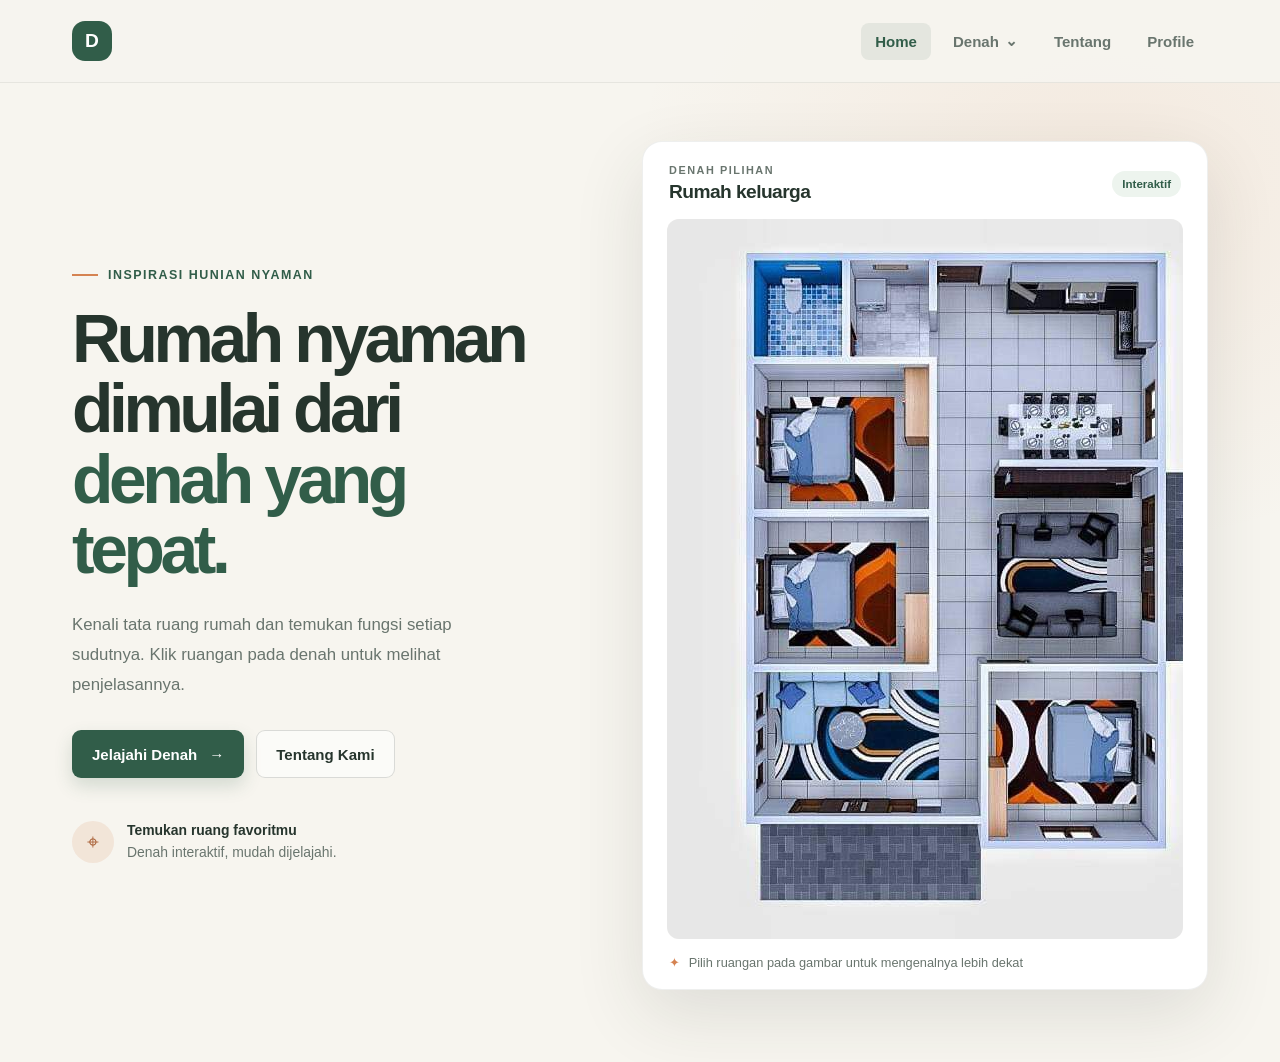
<file: index.html>
<!DOCTYPE html>
<html lang="id">
<head>
    <meta charset="UTF-8">
    <meta name="viewport" content="width=device-width, initial-scale=1.0">
    <meta name="theme-color" content="#f7f5ef">
    <title>Beranda | Denah Rumah</title>
    <link rel="stylesheet" href="css/stylesheet.css">
</head>
<body>
    <header class="site-header">
        <nav class="nav" aria-label="Navigasi utama">
            <a class="logo" href="index.html" aria-label="Denah Rumah, beranda">
                <span class="logo-mark" aria-hidden="true">D</span>
                <!-- <span class="logo-name">denah<span>rumah</span></span>  -->
            </a>

            <ul class="data-list">
                <li><a class="nav-link active" href="index.html" aria-current="page">Home</a></li>
                <li class="nav-dropdown">
                    <a class="nav-link" href="denah.html">Denah <span aria-hidden="true">⌄</span></a>
                    <ul class="list">
                        <li><a href="denah.html">Denah Rumah</a></li>
                    </ul>
                </li>
                <li><a class="nav-link" href="tentang.html">Tentang</a></li>
                <li><a class="nav-link" href="profile.html">Profile</a></li>
            </ul>
        </nav>
    </header>

    <main>
        <section class="hero" aria-labelledby="hero-title">
            <div class="hero-copy">
                <p class="eyebrow"><span aria-hidden="true"></span> Inspirasi hunian nyaman</p>
                <h1 id="hero-title">Rumah nyaman dimulai dari <span>denah yang tepat.</span></h1>
                <p class="hero-description">
                    Kenali tata ruang rumah dan temukan fungsi setiap sudutnya.
                    Klik ruangan pada denah untuk melihat penjelasannya.
                </p>
                <div class="hero-actions">
                    <a class="button button-primary" href="denah.html">Jelajahi Denah <span aria-hidden="true">→</span></a>
                    <a class="button button-secondary" href="tentang.html">Tentang Kami</a>
                </div>
                <div class="hero-note">
                    <span class="note-icon" aria-hidden="true">⌖</span>
                    <p><strong>Temukan ruang favoritmu</strong><br>Denah interaktif, mudah dijelajahi.</p>
                </div>
            </div>

            <div class="plan-card">
                <div class="plan-card-heading">
                    <div>
                        <p class="plan-label">DENAH PILIHAN</p>
                        <h2>Rumah keluarga</h2>
                    </div>
                    <span class="plan-badge">Interaktif</span>
                </div>
                <div class="plan-image">
                    <img src="images/denah.jpg" usemap="#image-map" alt="Denah rumah dengan kamar tidur, ruang keluarga, dapur, kamar mandi, dan teras" width="540" height="720">
                </div>
                <map name="image-map">
                    <area alt="Ruang Keluarga" title="Ruang Keluarga" href="Penjelasan/ruang%20tamu.html" coords="86,597,313,595,315,449,87,452" shape="poly">
                    <area alt="Teras belakang" title="Teras belakang" href="denah.html#teras-belakang" coords="311,607,311,676,92,679,95,607" shape="poly">
                    <area alt="Kamar utama" title="Kamar utama" href="denah.html#kamar-utama" coords="491,452,323,454,324,621,491,621" shape="poly">
                    <area alt="Kamar 1" title="Kamar 1" href="Penjelasan/kamar%201.html" coords="85,443,86,293,261,297,262,445" shape="poly">
                    <area alt="Kamar 2" title="Kamar 2" href="Penjelasan/kamar%202.html" coords="84,290,264,288,261,141,87,143" shape="poly">
                    <area alt="WC" title="WC" href="Penjelasan/wc.html#kamar-mandi" coords="83,139,177,139,175,39,83,37" shape="poly">
                    <area alt="Tempat cuci" title="Tempat cuci" href="Penjelasan/wc.html#tempat-cuci" coords="180,40,266,39,267,137,181,138" shape="poly">
                    <area alt="Dapur dan ruang makan" title="Dapur dan ruang makan" href="Penjelasan/dapur.html#lemari-dapur" coords="268,39,492,39,491,241,267,244" shape="poly">
                    <area alt="Ruang Tamu" title="Ruang Tamu" href="Penjelasan/ruang%20keluarga.html" coords="269,447,498,443,493,241,268,245" shape="poly">
                    <area alt="Teras depan" title="Teras depan" href="Penjelasan/teras.html#teras" coords="500,255,539,255,538,443,499,440" shape="poly">
                </map>
                <p class="plan-caption"><span aria-hidden="true">✦</span> Pilih ruangan pada gambar untuk mengenalnya lebih dekat</p>
            </div>
        </section>
    </main>
</body>
</html>
</file>
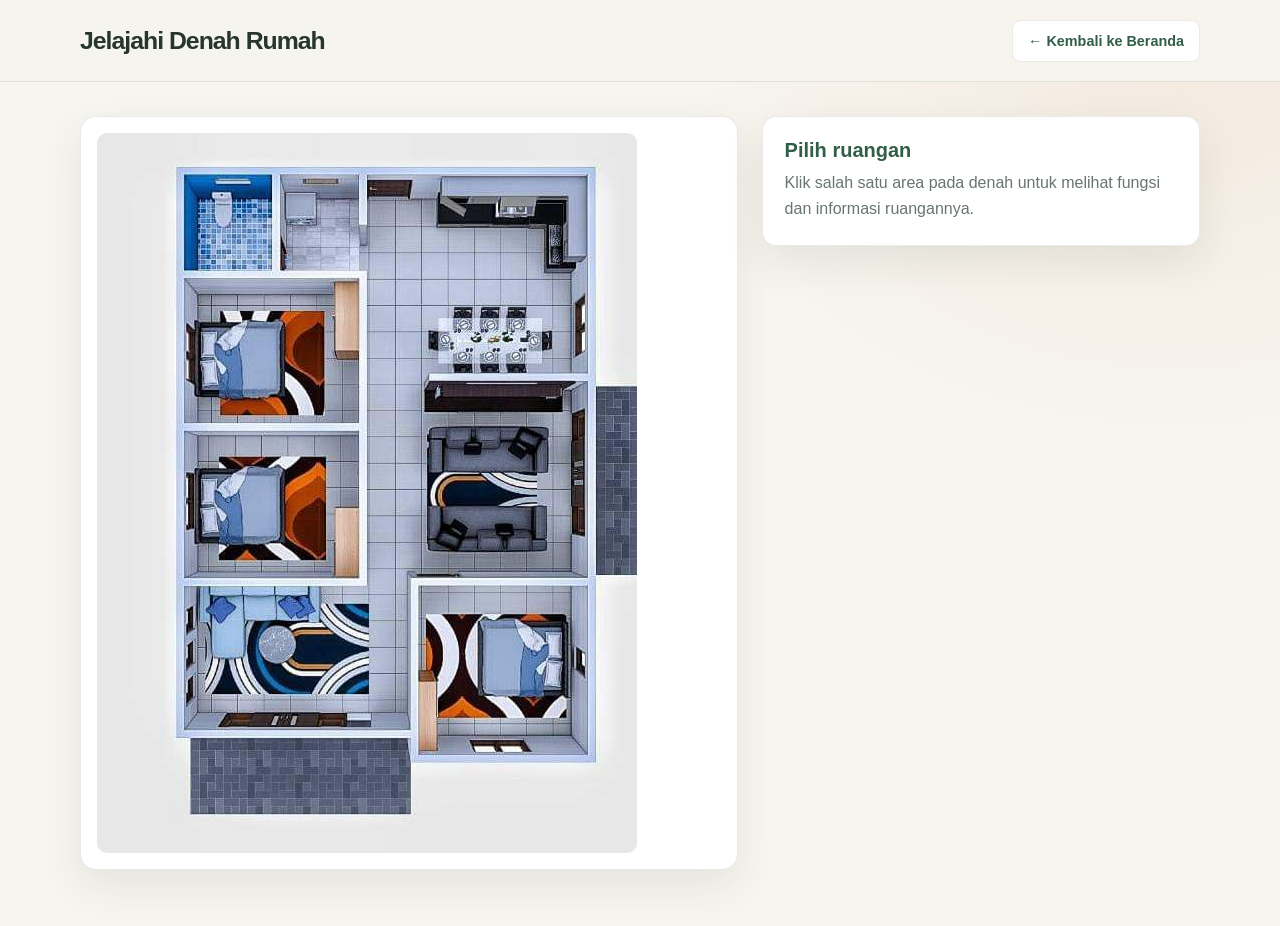
<file: denah.html>
<!DOCTYPE html>
<html lang="id">
<head>
    <meta charset="UTF-8">
    <meta name="viewport" content="width=device-width, initial-scale=1.0">
    <meta name="theme-color" content="#f7f5ef">
    <title>Denah Rumah Interaktif</title>
    <link rel="stylesheet" href="css/style.css">
</head>
<body>
    <header class="page-header">
        <h1>Jelajahi Denah Rumah</h1>
        <a href="index.html">← Kembali ke Beranda</a>
    </header>

    <main class="layout interactive-layout">
        <section class="bagian-kiri" aria-label="Denah interaktif">
            <div class="denah">
                <img src="images/denah.jpg" usemap="#image-map" alt="Denah rumah interaktif. Pilih area ruangan untuk melihat keterangannya." width="540" height="720">
            </div>
            <map name="image-map">
                <area alt="Ruang Keluarga" title="Ruang Keluarga" href="#ruang-keluarga" coords="86,597,313,595,315,449,87,452" shape="poly">
                <area alt="Kamar Utama" title="Kamar Utama" href="#kamar-utama" coords="491,452,323,454,324,621,491,621" shape="poly">
                <area alt="Kamar 1" title="Kamar 1" href="#kamar-1" coords="85,443,86,293,261,297,262,445" shape="poly">
                <area alt="Kamar 2" title="Kamar 2" href="#kamar-2" coords="84,290,264,288,261,141,87,143" shape="poly">
                <area alt="WC" title="WC" href="#wc" coords="83,139,177,139,175,39,83,37" shape="poly">
                <area alt="Tempat cuci" title="Tempat cuci" href="#tempat-nyuci" coords="180,40,266,39,267,137,181,138" shape="poly">
                <area alt="Dapur dan ruang makan" title="Dapur dan ruang makan" href="#dapur" coords="268,39,492,39,491,241,267,244" shape="poly">
                <area alt="Ruang Tamu" title="Ruang Tamu" href="#ruang-tamu" coords="269,447,498,443,493,241,268,245" shape="poly">
                <area alt="Teras depan" title="Teras depan" href="#teras-depan" coords="500,255,539,255,538,443,499,440" shape="poly">
                <area alt="Teras belakang" title="Teras belakang" href="#teras-belakang" coords="311,607,311,676,92,679,95,607" shape="poly">
            </map>
        </section>

        <section class="bagian-kanan" aria-label="Informasi ruangan">
            <div class="interaction-hint">
                <h2>Pilih ruangan</h2>
                <p>Klik salah satu area pada denah untuk melihat fungsi dan informasi ruangannya.</p>
            </div>
            <article id="ruang-keluarga" class="info-ruangan">
                <a href="#" class="tutup" aria-label="Tutup informasi">Tutup ×</a>
                <h2>Ruang Keluarga</h2>
                <p>Ruang keluarga adalah pusat berkumpul dan bersantai bersama keluarga, dilengkapi dengan sofa yang nyaman.</p>
            </article>

            <article id="kamar-utama" class="info-ruangan">
                <a href="#" class="tutup" aria-label="Tutup informasi">Tutup ×</a>
                <h2>Kamar Tidur Utama</h2>
                <p>Kamar tidur utama berukuran lebih luas dan dilengkapi tempat tidur ganda.</p>
                <ul>
                    <li>Tempat tidur dan kasur untuk beristirahat.</li>
                    <li>Bantal dan selimut untuk kenyamanan.</li>
                    <li>Karpet untuk memperindah ruangan.</li>
                    <li>Jendela untuk cahaya dan udara alami.</li>
                </ul>
            </article>

            <article id="kamar-1" class="info-ruangan">
                <a href="#" class="tutup" aria-label="Tutup informasi">Tutup ×</a>
                <h2>Kamar 1</h2>
                <p>Kamar tidur yang nyaman untuk anak atau tamu.</p>
            </article>

            <article id="kamar-2" class="info-ruangan">
                <a href="#" class="tutup" aria-label="Tutup informasi">Tutup ×</a>
                <h2>Kamar 2</h2>
                <p>Kamar tidur tambahan untuk saudara, kerabat, atau keluarga yang berkunjung.</p>
            </article>

            <article id="wc" class="info-ruangan">
                <a href="#" class="tutup" aria-label="Tutup informasi">Tutup ×</a>
                <h2>Kamar Mandi</h2>
                <p>Kamar mandi dilengkapi fasilitas sanitasi, area mandi, dan saluran pembuangan air.</p>
            </article>

            <article id="tempat-nyuci" class="info-ruangan">
                <a href="#" class="tutup" aria-label="Tutup informasi">Tutup ×</a>
                <h2>Ruang Cuci</h2>
                <p>Area khusus untuk mencuci pakaian dengan permukaan yang mudah dibersihkan.</p>
            </article>

            <article id="dapur" class="info-ruangan">
                <a href="#" class="tutup" aria-label="Tutup informasi">Tutup ×</a>
                <h2>Dapur dan Ruang Makan</h2>
                <p>Area memasak yang terhubung langsung dengan meja makan keluarga.</p>
            </article>

            <article id="ruang-tamu" class="info-ruangan">
                <a href="#" class="tutup" aria-label="Tutup informasi">Tutup ×</a>
                <h2>Ruang Tamu</h2>
                <p>Ruang untuk menerima tamu, berbincang, dan berkumpul bersama keluarga.</p>
            </article>

            <article id="teras-depan" class="info-ruangan">
                <a href="#" class="tutup" aria-label="Tutup informasi">Tutup ×</a>
                <h2>Teras Depan</h2>
                <p>Area depan rumah untuk bersantai atau menyambut tamu.</p>
            </article>

            <article id="teras-belakang" class="info-ruangan">
                <a href="#" class="tutup" aria-label="Tutup informasi">Tutup ×</a>
                <h2>Teras Belakang</h2>
                <p>Area tambahan yang dapat digunakan sebagai jalur akses atau tempat bersantai.</p>
            </article>
        </section>
    </main>
</body>
</html>
</file>
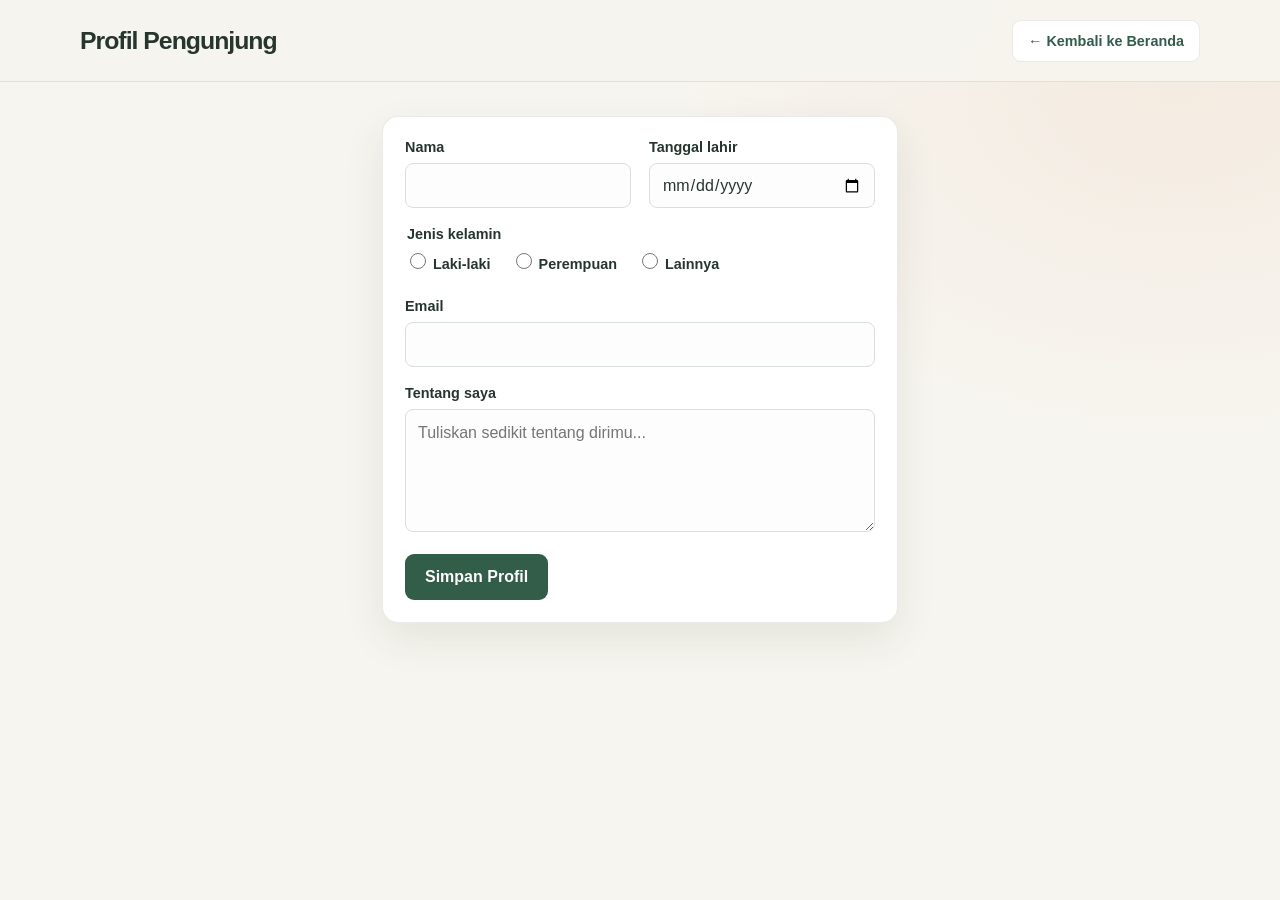
<file: profile.html>
<!DOCTYPE html>
<html lang="id">
<head>
    <meta charset="UTF-8">
    <meta name="viewport" content="width=device-width, initial-scale=1.0">
    <meta name="theme-color" content="#f7f5ef">
    <title>Profil | Denah Rumah</title>
    <link rel="stylesheet" href="css/style.css">
</head>
<body>
    <header class="page-header">
        <h1>Profil Pengunjung</h1>
        <a href="index.html">← Kembali ke Beranda</a>
    </header>

    <main class="layout profile-layout">
        <section class="profile-card" aria-labelledby="profile-title">
            <!--h2 id="profile-title">Ceritakan tentang dirimu</!--h2>
            <p class="intro">Isi formulir berikut untuk melengkapi profil pengunjung.</p> -->

            <form class="profile-form" action="index.html" method="post">
                <div class="form-field">
                    <label for="name">Nama</label>
                    <input type="text" id="name" name="name" autocomplete="name" required>
                </div>

                <div class="form-field">
                    <label for="birth-date">Tanggal lahir</label>
                    <input type="date" id="birth-date" name="birth-date" required>
                </div>

                <fieldset class="form-field form-field-full gender-group">
                    <legend>Jenis kelamin</legend>
                    <label class="gender-option" for="male">
                        <input type="radio" id="male" name="gender" value="male" required>
                        Laki-laki
                    </label>
                    <label class="gender-option" for="female">
                        <input type="radio" id="female" name="gender" value="female">
                        Perempuan
                    </label>
                    <label class="gender-option" for="other">
                        <input type="radio" id="other" name="gender" value="other">
                        Lainnya
                    </label>
                </fieldset>

                <div class="form-field form-field-full">
                    <label for="email">Email</label>
                    <input type="email" id="email" name="email" autocomplete="email" required>
                </div>

                <div class="form-field form-field-full">
                    <label for="bio">Tentang saya</label>
                    <textarea id="bio" name="bio" rows="4" placeholder="Tuliskan sedikit tentang dirimu..."></textarea>
                </div>

                <button class="submit-button form-field-full" type="submit">Simpan Profil</button>
            </form>
        </section>
    </main>
</body>
</html>
</file>
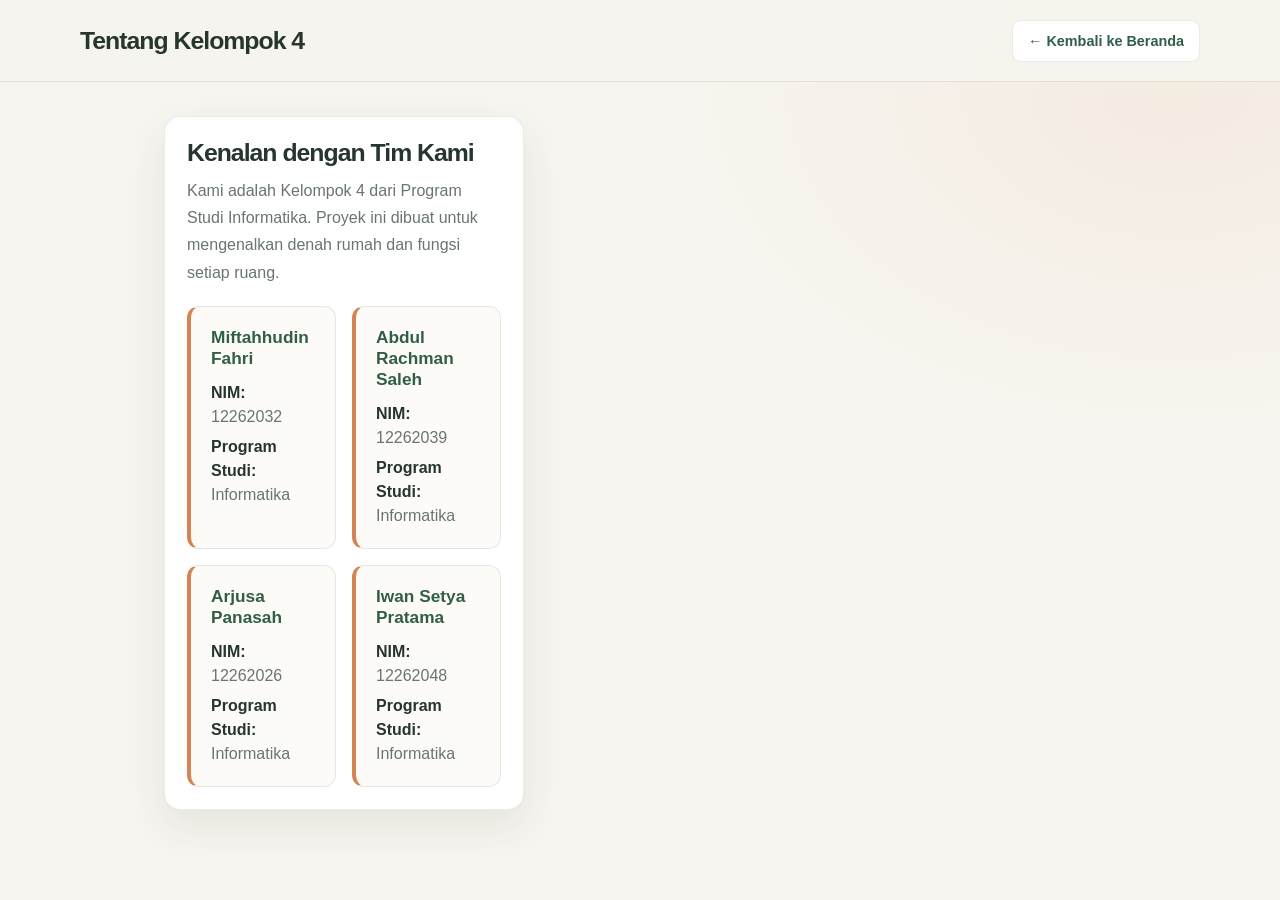
<file: tentang.html>
<!DOCTYPE html>
<html lang="id">
<head>
    <meta charset="UTF-8">
    <meta name="viewport" content="width=device-width, initial-scale=1.0">
    <meta name="theme-color" content="#f7f5ef">
    <title>Tentang Kelompok 4 | Denah Rumah</title>
    <link rel="stylesheet" href="css/style.css">
</head>
<body>
    <header class="page-header">
        <h1>Tentang Kelompok 4</h1>
        <a href="index.html">← Kembali ke Beranda</a>
    </header>

    <main class="layout about-layout">
        <section class="details" aria-labelledby="members-title">
            <h2 id="members-title">Kenalan dengan Tim Kami</h2>
            <p class="intro">Kami adalah Kelompok 4 dari Program Studi Informatika. Proyek ini dibuat untuk mengenalkan denah rumah dan fungsi setiap ruang.</p>

            <div class="member-grid">
                <article class="member-card">
                    <h3>Miftahhudin Fahri</h3>
                    <p><strong>NIM:</strong> 12262032</p>
                    <p><strong>Program Studi:</strong> Informatika</p>
                </article>
                <article class="member-card">
                    <h3>Abdul Rachman Saleh</h3>
                    <p><strong>NIM:</strong> 12262039</p>
                    <p><strong>Program Studi:</strong> Informatika</p>
                </article>
                <article class="member-card">
                    <h3>Arjusa Panasah</h3>
                    <p><strong>NIM:</strong> 12262026</p>
                    <p><strong>Program Studi:</strong> Informatika</p>
                </article>
                <article class="member-card">
                    <h3>Iwan Setya Pratama</h3>
                    <p><strong>NIM:</strong> 12262048</p>
                    <p><strong>Program Studi:</strong> Informatika</p>
                </article>
            </div>
        </section>
    </main>
</body>
</html>
</file>
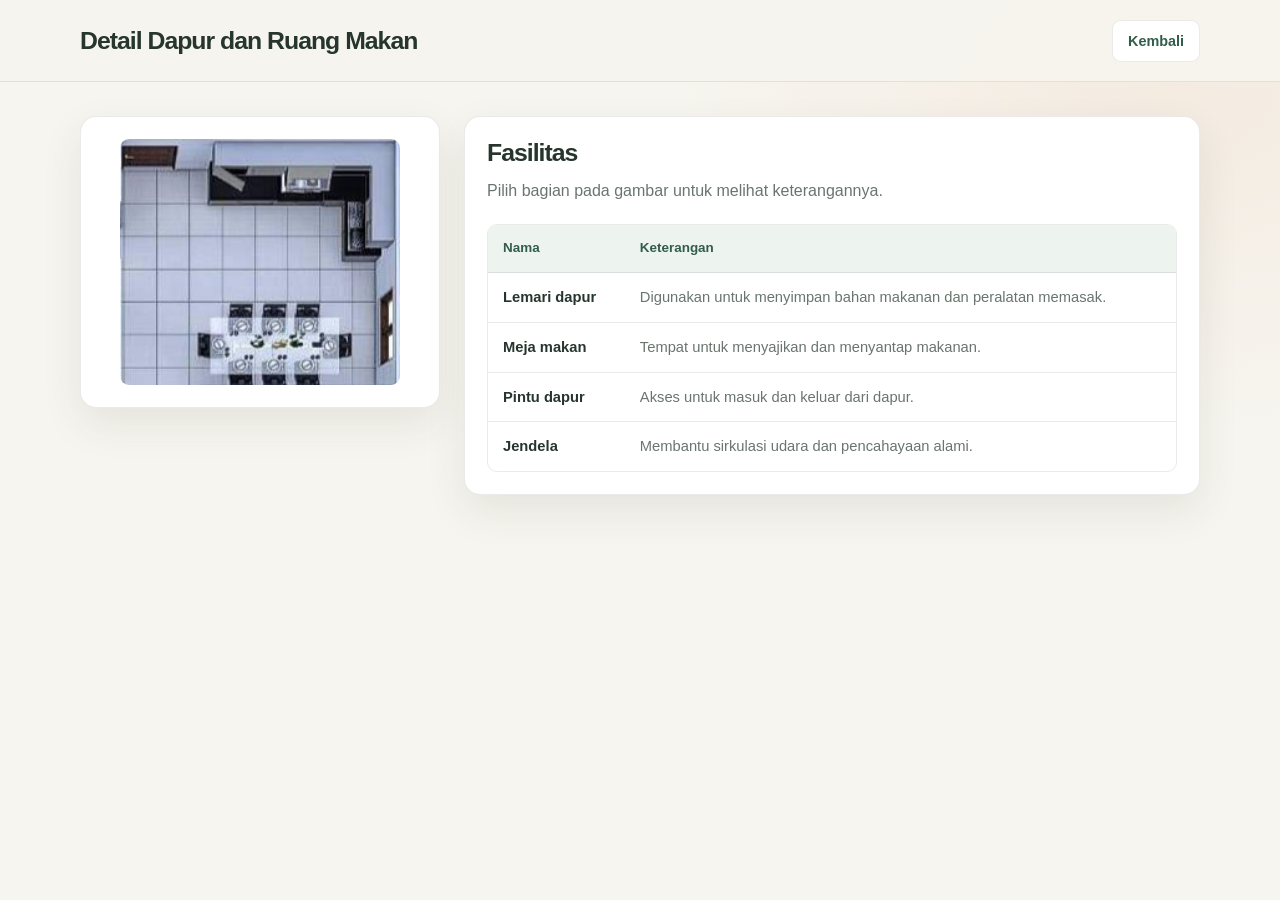
<file: Penjelasan/dapur.html>
<!DOCTYPE html>
<html lang="id">
<head>
    <meta charset="UTF-8">
    <meta name="viewport" content="width=device-width, initial-scale=1.0">
    <title>Detail Dapur dan Ruang Makan</title>
    <link rel="stylesheet" href="../css/gabung.css">
</head>
<body>
    <header class="page-header">
        <h1>Detail Dapur dan Ruang Makan</h1>
        <a href="../index.html">Kembali</a>
    </header>

    <main class="layout">
        <div class="map-panel">
            <img src="../images/dapur.jpeg" usemap="#image-map" alt="Denah dapur dan ruang makan">
            <map name="image-map">
                <area alt="Lemari dapur" title="Lemari dapur" href="#lemari-dapur" coords="88,63,92,0,270,0,269,124,225,119" shape="poly">
                <area alt="Meja makan" title="Meja makan" href="#meja-makan" coords="78,214,78,194,109,163,194,165,229,193,199,243,109,241" shape="poly">
                <area alt="Pintu dapur" title="Pintu dapur" href="#pintu-dapur" coords="57,5,0,1,2,22,47,29" shape="poly">
                <area alt="Jendela" title="Jendela" href="#jendela" coords="272,220,258,229,256,160,269,152" shape="poly">
            </map>
        </div>

        <section class="details">
            <h2>Fasilitas</h2>
            <p>Pilih bagian pada gambar untuk melihat keterangannya.</p>
            <div class="table-wrap">
                <table>
                    <thead>
                        <tr>
                            <th>Nama</th>
                            <th>Keterangan</th>
                        </tr>
                    </thead>
                    <tbody>
                        <tr id="lemari-dapur">
                            <td>Lemari dapur</td>
                            <td>Digunakan untuk menyimpan bahan makanan dan peralatan memasak.</td>
                        </tr>
                        <tr id="meja-makan">
                            <td>Meja makan</td>
                            <td>Tempat untuk menyajikan dan menyantap makanan.</td>
                        </tr>
                        <tr id="pintu-dapur">
                            <td>Pintu dapur</td>
                            <td>Akses untuk masuk dan keluar dari dapur.</td>
                        </tr>
                        <tr id="jendela">
                            <td>Jendela</td>
                            <td>Membantu sirkulasi udara dan pencahayaan alami.</td>
                        </tr>
                    </tbody>
                </table>
            </div>
        </section>
    </main>
</body>
</html>
</file>
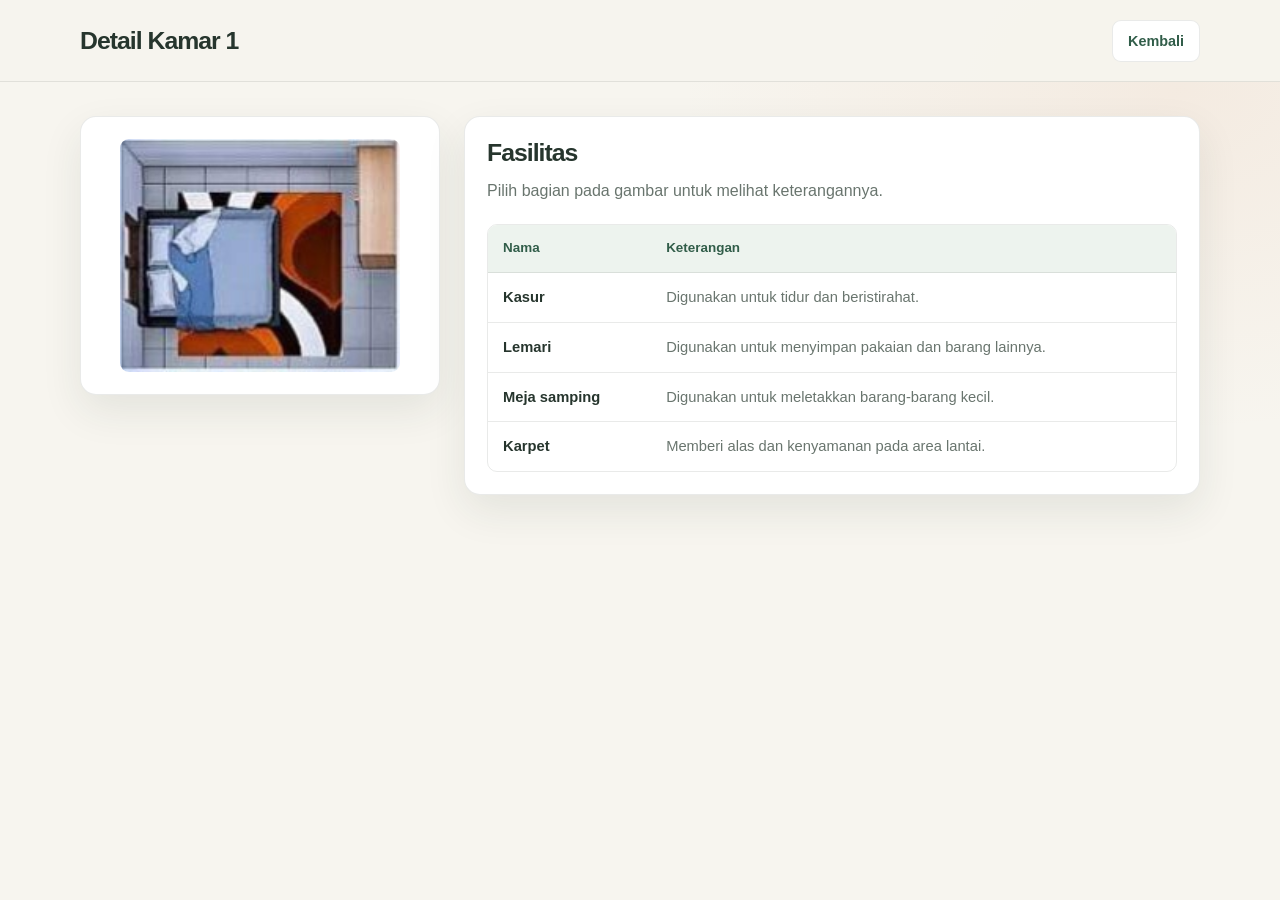
<file: Penjelasan/kamar 1.html>
<!DOCTYPE html>
<html lang="id">
<head>
    <meta charset="UTF-8">
    <meta name="viewport" content="width=device-width, initial-scale=1.0">
    <title>Detail Kamar 1</title>
    <link rel="stylesheet" href="../css/style.css">
</head>
<body>
    <header class="page-header">
        <h1>Detail Kamar 1</h1>
        <a href="../index.html">Kembali</a>
    </header>

    <main class="layout">
        <div class="map-panel">
            <img src="../images/kamar2.jpeg" usemap="#image-map" alt="Denah kamar dua orang">
            <map name="image-map">
                <area alt="Meja samping" title="Meja samping" href="#meja-samping" coords="5,5,100,64" shape="rect">
                <area alt="Lemari" title="Lemari" href="#lemari" coords="228,0,275,127" shape="rect">
                <area alt="Kasur" title="Kasur" href="#kasur" coords="20,65,220,190" shape="rect">
                <area alt="Karpet" title="Karpet" href="#karpet" coords="16,43,243,230" shape="rect">
            </map>
        </div>

        <section class="details">
            <h2>Fasilitas</h2>
            <p>Pilih bagian pada gambar untuk melihat keterangannya.</p>
            <div class="table-wrap">
                <table>
                    <thead>
                        <tr>
                            <th>Nama</th>
                            <th>Keterangan</th>
                        </tr>
                    </thead>
                    <tbody>
                        <tr id="kasur">
                            <td>Kasur</td>
                            <td>Digunakan untuk tidur dan beristirahat.</td>
                        </tr>
                        <tr id="lemari">
                            <td>Lemari</td>
                            <td>Digunakan untuk menyimpan pakaian dan barang lainnya.</td>
                        </tr>
                        <tr id="meja-samping">
                            <td>Meja samping</td>
                            <td>Digunakan untuk meletakkan barang-barang kecil.</td>
                        </tr>
                        <tr id="karpet">
                            <td>Karpet</td>
                            <td>Memberi alas dan kenyamanan pada area lantai.</td>
                        </tr>
                    </tbody>
                </table>
            </div>
        </section>
    </main>
</body>
</html>
</file>
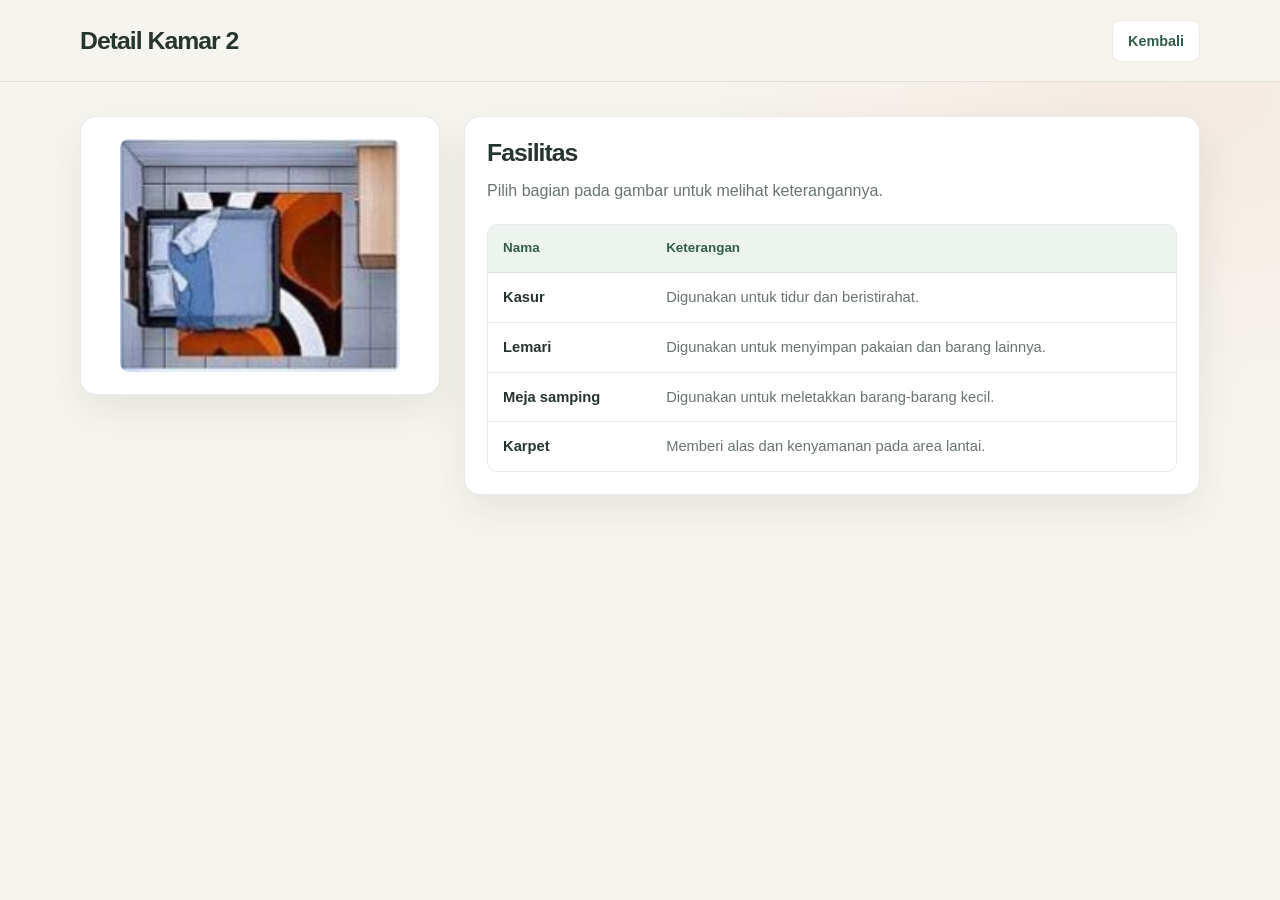
<file: Penjelasan/kamar 2.html>
<!DOCTYPE html>
<html lang="id">
<head>
    <meta charset="UTF-8">
    <meta name="viewport" content="width=device-width, initial-scale=1.0">
    <title>Detail Kamar 2</title>
    <link rel="stylesheet" href="../css/style.css">
</head>
<body>
    <header class="page-header">
        <h1>Detail Kamar 2</h1>
        <a href="../index.html">Kembali</a>
    </header>

    <main class="layout">
        <div class="map-panel">
            <img src="../images/kamar2.jpeg" usemap="#image-map" alt="Denah kamar dua orang">
            <map name="image-map">
                <area alt="Meja samping" title="Meja samping" href="#meja-samping" coords="5,5,100,64" shape="rect">
                <area alt="Lemari" title="Lemari" href="#lemari" coords="228,0,275,127" shape="rect">
                <area alt="Kasur" title="Kasur" href="#kasur" coords="20,65,220,190" shape="rect">
                <area alt="Karpet" title="Karpet" href="#karpet" coords="16,43,243,230" shape="rect">
            </map>
        </div>

        <section class="details">
            <h2>Fasilitas</h2>
            <p>Pilih bagian pada gambar untuk melihat keterangannya.</p>
            <div class="table-wrap">
                <table>
                    <thead>
                        <tr>
                            <th>Nama</th>
                            <th>Keterangan</th>
                        </tr>
                    </thead>
                    <tbody>
                        <tr id="kasur">
                            <td>Kasur</td>
                            <td>Digunakan untuk tidur dan beristirahat.</td>
                        </tr>
                        <tr id="lemari">
                            <td>Lemari</td>
                            <td>Digunakan untuk menyimpan pakaian dan barang lainnya.</td>
                        </tr>
                        <tr id="meja-samping">
                            <td>Meja samping</td>
                            <td>Digunakan untuk meletakkan barang-barang kecil.</td>
                        </tr>
                        <tr id="karpet">
                            <td>Karpet</td>
                            <td>Memberi alas dan kenyamanan pada area lantai.</td>
                        </tr>
                    </tbody>
                </table>
            </div>
        </section>
    </main>
</body>
</html>
</file>
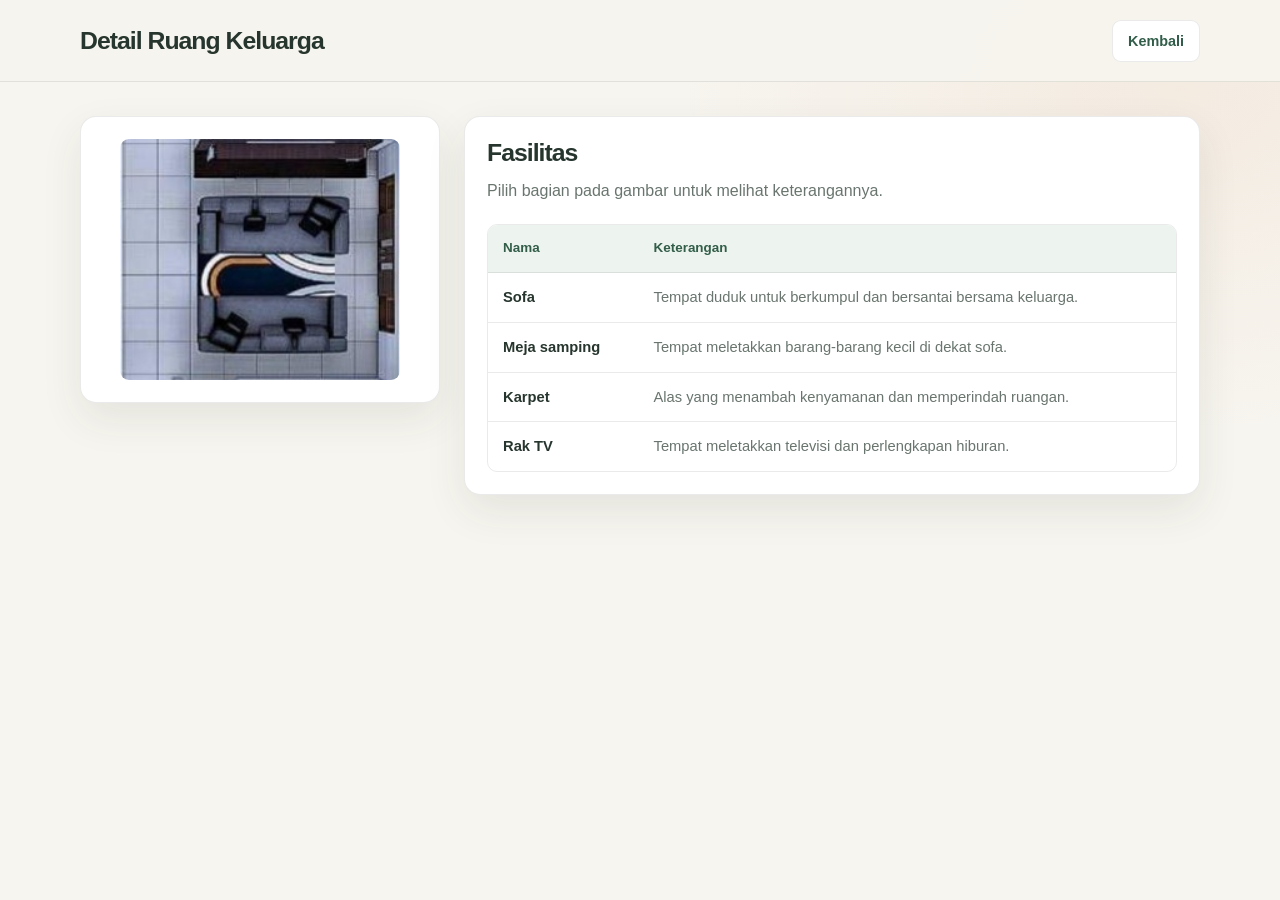
<file: Penjelasan/ruang keluarga.html>
<!DOCTYPE html>
<html lang="id">
<head>
    <meta charset="UTF-8">
    <meta name="viewport" content="width=device-width, initial-scale=1.0">
    <title>Detail Ruang Keluarga</title>
    <link rel="stylesheet" href="../css/gabung.css">
</head>
<body>
    <header class="page-header">
        <h1>Detail Ruang Keluarga</h1>
        <a href="../index.html">Kembali</a>
    </header>

    <main class="layout">
        <div class="map-panel">
            <img src="../images/ruang2.jpeg" usemap="#image-map" alt="Denah ruang keluarga">
            <map name="image-map">
                <area alt="Rak TV" title="Rak TV" href="#rak-tv" coords="73,0,246,49" shape="rect">
                <area alt="Meja samping" title="Meja samping" href="#meja-samping" coords="120,61,144,85" shape="rect">
                <area alt="Meja samping" title="Meja samping" href="#meja-samping" coords="124,180,148,204" shape="rect">
                <area alt="Sofa" title="Sofa" href="#sofa" coords="75,56,230,120" shape="rect">
                <area alt="Sofa" title="Sofa" href="#sofa" coords="75,140,230,219" shape="rect">
                <area alt="Karpet" title="Karpet" href="#karpet" coords="80,115,231,188" shape="rect">
            </map>
        </div>

        <section class="details">
            <h2>Fasilitas</h2>
            <p>Pilih bagian pada gambar untuk melihat keterangannya.</p>
            <div class="table-wrap">
                <table>
                    <thead>
                        <tr>
                            <th>Nama</th>
                            <th>Keterangan</th>
                        </tr>
                    </thead>
                    <tbody>
                        <tr id="sofa">
                            <td>Sofa</td>
                            <td>Tempat duduk untuk berkumpul dan bersantai bersama keluarga.</td>
                        </tr>
                        <tr id="meja-samping">
                            <td>Meja samping</td>
                            <td>Tempat meletakkan barang-barang kecil di dekat sofa.</td>
                        </tr>
                        <tr id="karpet">
                            <td>Karpet</td>
                            <td>Alas yang menambah kenyamanan dan memperindah ruangan.</td>
                        </tr>
                        <tr id="rak-tv">
                            <td>Rak TV</td>
                            <td>Tempat meletakkan televisi dan perlengkapan hiburan.</td>
                        </tr>
                    </tbody>
                </table>
            </div>
        </section>
    </main>
</body>
</html>
</file>
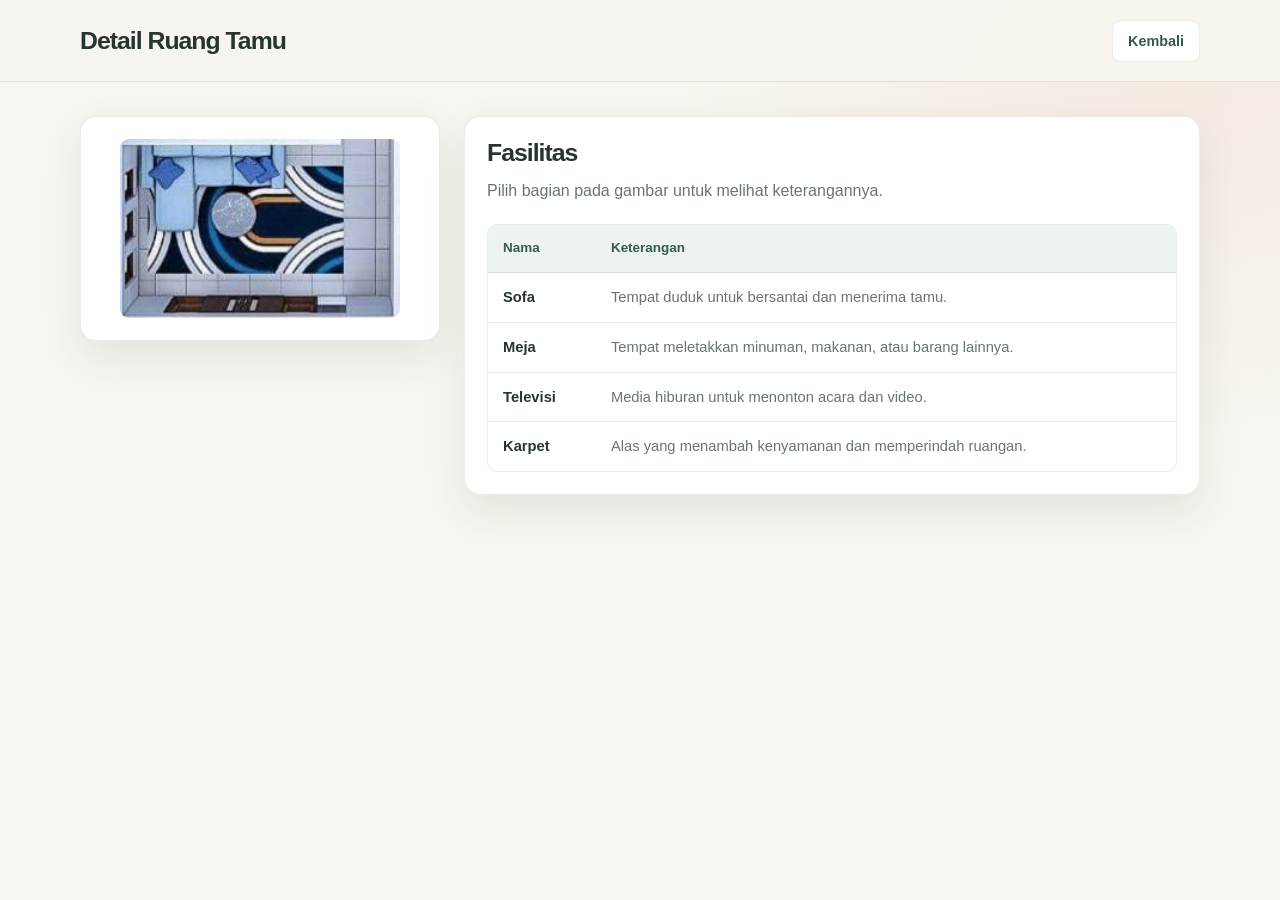
<file: Penjelasan/ruang tamu.html>
<!DOCTYPE html>
<html lang="id">
<head>
    <meta charset="UTF-8">
    <meta name="viewport" content="width=device-width, initial-scale=1.0">
    <title>Detail Ruang Tamu</title>
    <link rel="stylesheet" href="../css/style.css">
</head>
<body>
    <header class="page-header">
        <h1>Detail Ruang Tamu</h1>
        <a href="../index.html">Kembali</a>
    </header>

    <main class="layout">
        <div class="map-panel">
            <img src="../images/ruang tamu.jpeg" usemap="#image-map" alt="Denah ruang tamu">
            <map name="image-map">
                <area alt="Sofa" title="Sofa" href="#sofa" coords="34,4,151,100" shape="rect">
                <area alt="Meja" title="Meja" href="#meja" coords="102,54,155,109" shape="rect">
                <area alt="Televisi" title="Televisi" href="#televisi" coords="49,166,215,179" shape="rect">
                <area alt="Karpet" title="Karpet" href="#karpet" coords="69,0,236,162" shape="rect">
            </map>
        </div>

        <section class="details">
            <h2>Fasilitas</h2>
            <p>Pilih bagian pada gambar untuk melihat keterangannya.</p>
            <div class="table-wrap">
                <table>
                    <thead>
                        <tr>
                            <th>Nama</th>
                            <th>Keterangan</th>
                        </tr>
                    </thead>
                    <tbody>
                        <tr id="sofa">
                            <td>Sofa</td>
                            <td>Tempat duduk untuk bersantai dan menerima tamu.</td>
                        </tr>
                        <tr id="meja">
                            <td>Meja</td>
                            <td>Tempat meletakkan minuman, makanan, atau barang lainnya.</td>
                        </tr>
                        <tr id="televisi">
                            <td>Televisi</td>
                            <td>Media hiburan untuk menonton acara dan video.</td>
                        </tr>
                        <tr id="karpet">
                            <td>Karpet</td>
                            <td>Alas yang menambah kenyamanan dan memperindah ruangan.</td>
                        </tr>
                    </tbody>
                </table>
            </div>
        </section>
    </main>
</body>
</html>
</file>
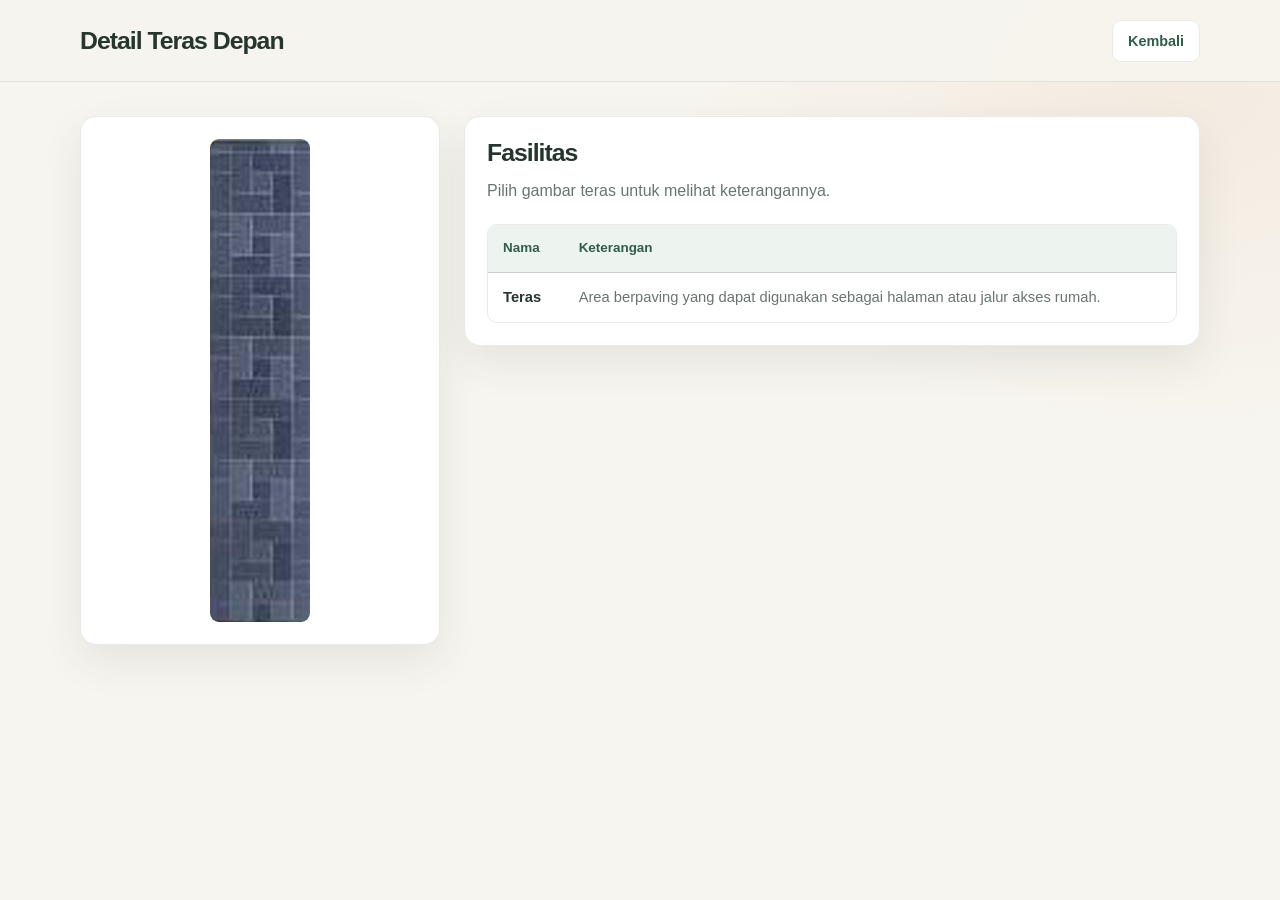
<file: Penjelasan/teras.html>
<!DOCTYPE html>
<html lang="id">
<head>
    <meta charset="UTF-8">
    <meta name="viewport" content="width=device-width, initial-scale=1.0">
    <title>Detail Teras</title>
    <link rel="stylesheet" href="../css/style.css">
</head>
<body>
    <header class="page-header">
        <h1>Detail Teras Depan</h1>
        <a href="../index.html">Kembali</a>
    </header>

    <main class="layout">
        <div class="map-panel">
            <img class="terrace-image" src="../images/teras.png" usemap="#image-map" alt="Denah teras">
            <map name="image-map">
                <area alt="Teras" title="Teras" href="#teras" coords="99,1,99,478,4,481,0,3" shape="poly">
            </map>
        </div>

        <section class="details">
            <h2>Fasilitas</h2>
            <p>Pilih gambar teras untuk melihat keterangannya.</p>
            <div class="table-wrap">
                <table>
                    <thead>
                        <tr>
                            <th>Nama</th>
                            <th>Keterangan</th>
                        </tr>
                    </thead>
                    <tbody>
                        <tr id="teras">
                            <td>Teras</td>
                            <td>Area berpaving yang dapat digunakan sebagai halaman atau jalur akses rumah.</td>
                        </tr>
                    </tbody>
                </table>
            </div>
        </section>
    </main>
</body>
</html>
</file>
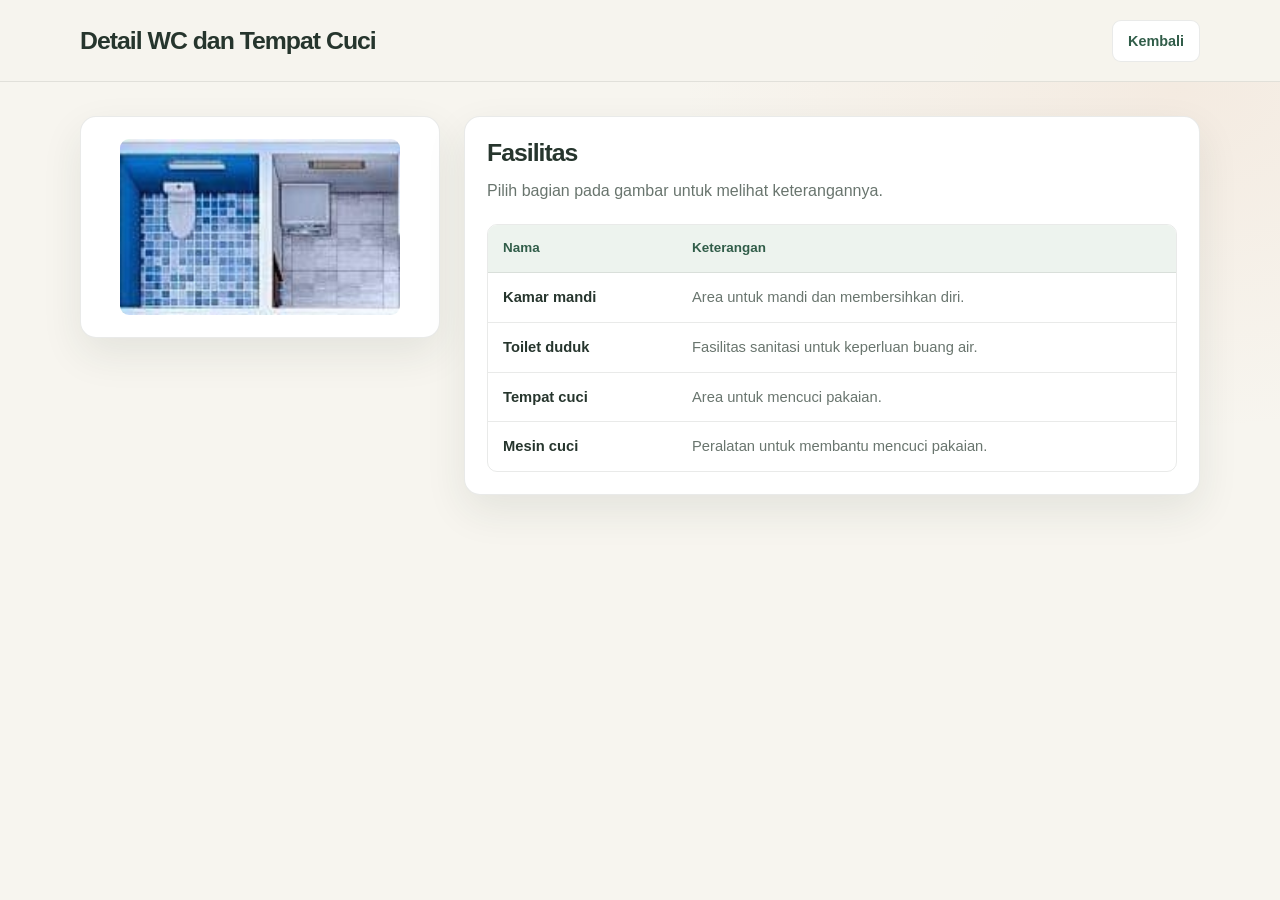
<file: Penjelasan/wc.html>
<!DOCTYPE html>
<html lang="id">
<head>
    <meta charset="UTF-8">
    <meta name="viewport" content="width=device-width, initial-scale=1.0">
    <title>Detail WC dan Tempat Cuci</title>
    <link rel="stylesheet" href="../css/style.css">
</head>
<body>
    <header class="page-header">
        <h1>Detail WC dan Tempat Cuci</h1>
        <a href="../index.html">Kembali</a>
    </header>

    <main class="layout">
        <div class="map-panel">
            <img src="../images/wc.jpeg" usemap="#image-map" alt="Peta WC dan tempat cuci">
            <map name="image-map">
                <area alt="Toilet duduk" title="Toilet duduk" href="#toilet-duduk" coords="70,43,42,43,59,98" shape="poly">
                <area alt="Mesin cuci" title="Mesin cuci" href="#mesin-cuci" coords="163,45,205,45,205,80,158,80" shape="poly">
                <area alt="Kamar mandi" title="Kamar mandi" href="#kamar-mandi" coords="2,5,136,3,136,168,0,168" shape="poly">
                <area alt="Tempat cuci" title="Tempat cuci" href="#tempat-cuci" coords="146,160,149,8,270,0,270,170" shape="poly">
            </map>
        </div>

        <section class="details">
            <h2>Fasilitas</h2>
            <p>Pilih bagian pada gambar untuk melihat keterangannya.</p>
            <div class="table-wrap">
                <table>
                    <thead>
                        <tr>
                            <th>Nama</th>
                            <th>Keterangan</th>
                        </tr>
                    </thead>
                    <tbody>
                        <tr id="kamar-mandi">
                            <td>Kamar mandi</td>
                            <td>Area untuk mandi dan membersihkan diri.</td>
                        </tr>
                        <tr id="toilet-duduk">
                            <td>Toilet duduk</td>
                            <td>Fasilitas sanitasi untuk keperluan buang air.</td>
                        </tr>
                        <tr id="tempat-cuci">
                            <td>Tempat cuci</td>
                            <td>Area untuk mencuci pakaian.</td>
                        </tr>
                        <tr id="mesin-cuci">
                            <td>Mesin cuci</td>
                            <td>Peralatan untuk membantu mencuci pakaian.</td>
                        </tr>
                    </tbody>
                </table>
            </div>
        </section>
    </main>
</body>
</html>
</file>
<file: css/stylesheet.css>
:root {
    color-scheme: light;
    --color-ink: #26352d;
    --color-muted: #69756e;
    --color-green: #315d49;
    --color-green-dark: #244635;
    --color-orange: #d58352;
    --color-cream: #f7f5ef;
    --color-white: #ffffff;
}

* {
    box-sizing: border-box;
}

html {
    scroll-behavior: smooth;
}

body {
    min-width: 320px;
    margin: 0;
    background:
        radial-gradient(ellipse at 86% 16%, rgba(213, 131, 82, 0.1), transparent 30%),
        var(--color-cream);
    color: var(--color-ink);
    font-family: "Segoe UI", Arial, sans-serif;
}

a {
    color: inherit;
}

a:focus-visible {
    outline: 3px solid var(--color-orange);
    outline-offset: 4px;
}

.site-header {
    position: relative;
    z-index: 2;
    border-bottom: 1px solid rgba(38, 53, 45, 0.08);
    background: rgba(247, 245, 239, 0.92);
}

.nav {
    display: flex;
    max-width: 1200px;
    min-height: 82px;
    align-items: center;
    justify-content: space-between;
    gap: 24px;
    margin: 0 auto;
    padding: 14px 32px;
}

.logo {
    display: inline-flex;
    align-items: center;
    gap: 11px;
    color: var(--color-ink);
    text-decoration: none;
}

.logo-mark {
    display: grid;
    width: 40px;
    height: 40px;
    place-items: center;
    border-radius: 13px;
    background: var(--color-green);
    color: var(--color-white);
    font-size: 1.2rem;
    font-weight: 800;
}

.logo-name {
    font-size: 1.1rem;
    font-weight: 800;
    letter-spacing: -0.04em;
}

.logo-name span {
    color: var(--color-green);
}

.data-list,
.list {
    margin: 0;
    padding: 0;
    list-style: none;
}

.data-list {
    display: flex;
    align-items: center;
    gap: 8px;
}

.data-list > li {
    position: relative;
}

.nav-link {
    display: inline-flex;
    align-items: center;
    gap: 6px;
    padding: 10px 14px;
    border-radius: 8px;
    color: var(--color-muted);
    font-size: 0.94rem;
    font-weight: 600;
    text-decoration: none;
    transition: background-color 180ms ease, color 180ms ease;
}

.nav-link:hover,
.nav-link.active {
    background: rgba(49, 93, 73, 0.09);
    color: var(--color-green);
}

.list {
    position: absolute;
    top: calc(100% + 6px);
    left: 0;
    display: none;
    min-width: 180px;
    padding: 8px;
    border: 1px solid rgba(38, 53, 45, 0.08);
    border-radius: 12px;
    background: var(--color-white);
    box-shadow: 0 14px 32px rgba(38, 53, 45, 0.12);
}

.list a {
    display: block;
    padding: 10px 12px;
    border-radius: 7px;
    color: var(--color-ink);
    font-size: 0.9rem;
    text-decoration: none;
}

.list a:hover,
.list a:focus-visible {
    background: var(--color-cream);
    color: var(--color-green);
}

.nav-dropdown:hover .list,
.nav-dropdown:focus-within .list {
    display: block;
}

.hero {
    display: grid;
    width: min(1200px, 100%);
    min-height: calc(100vh - 82px);
    grid-template-columns: minmax(0, 0.92fr) minmax(390px, 1.08fr);
    align-items: center;
    gap: clamp(42px, 7vw, 88px);
    margin: 0 auto;
    padding: 58px 32px 72px;
}

.hero-copy {
    max-width: 510px;
    padding: 24px 0;
}

.eyebrow {
    display: flex;
    align-items: center;
    gap: 10px;
    margin: 0 0 22px;
    color: var(--color-green);
    font-size: 0.78rem;
    font-weight: 800;
    letter-spacing: 0.12em;
    text-transform: uppercase;
}

.eyebrow span {
    width: 26px;
    height: 2px;
    background: var(--color-orange);
}

.hero h1 {
    margin: 0;
    font-size: clamp(2.8rem, 5.3vw, 4.7rem);
    font-weight: 750;
    letter-spacing: -0.065em;
    line-height: 1.04;
}

.hero h1 span {
    color: var(--color-green);
}

.hero-description {
    max-width: 440px;
    margin: 24px 0 0;
    color: var(--color-muted);
    font-size: 1.05rem;
    line-height: 1.8;
}

.hero-actions {
    display: flex;
    flex-wrap: wrap;
    gap: 12px;
    margin-top: 30px;
}

.button {
    display: inline-flex;
    min-height: 48px;
    align-items: center;
    justify-content: center;
    gap: 12px;
    padding: 0 19px;
    border: 1px solid transparent;
    border-radius: 9px;
    font-size: 0.94rem;
    font-weight: 700;
    text-decoration: none;
    transition: transform 180ms ease, background-color 180ms ease, box-shadow 180ms ease;
}

.button:hover {
    transform: translateY(-2px);
}

.button-primary {
    background: var(--color-green);
    box-shadow: 0 8px 18px rgba(49, 93, 73, 0.18);
    color: var(--color-white);
}

.button-primary:hover {
    background: var(--color-green-dark);
    box-shadow: 0 11px 22px rgba(49, 93, 73, 0.23);
}

.button-secondary {
    border-color: rgba(38, 53, 45, 0.16);
    background: rgba(255, 255, 255, 0.55);
    color: var(--color-ink);
}

.button-secondary:hover {
    background: var(--color-white);
}

.hero-note {
    display: flex;
    align-items: center;
    gap: 13px;
    margin-top: 42px;
}

.note-icon {
    display: grid;
    width: 42px;
    height: 42px;
    flex: 0 0 auto;
    place-items: center;
    border-radius: 50%;
    background: rgba(213, 131, 82, 0.14);
    color: #a85e34;
    font-size: 1.3rem;
}

.hero-note p {
    margin: 0;
    color: var(--color-muted);
    font-size: 0.87rem;
    line-height: 1.55;
}

.hero-note strong {
    color: var(--color-ink);
}

.plan-card {
    width: 100%;
    max-width: 590px;
    justify-self: end;
    padding: 22px 24px 17px;
    overflow: hidden;
    border: 1px solid rgba(38, 53, 45, 0.08);
    border-radius: 20px;
    background: var(--color-white);
    box-shadow: 0 24px 70px rgba(38, 53, 45, 0.12);
}

.plan-card-heading {
    display: flex;
    align-items: center;
    justify-content: space-between;
    gap: 16px;
    padding: 0 2px 16px;
}

.plan-label {
    margin: 0 0 5px;
    color: var(--color-muted);
    font-size: 0.68rem;
    font-weight: 800;
    letter-spacing: 0.14em;
}

.plan-card h2 {
    margin: 0;
    color: var(--color-ink);
    font-size: 1.2rem;
    letter-spacing: -0.03em;
}

.plan-badge {
    padding: 7px 10px;
    border-radius: 99px;
    background: #edf4ee;
    color: var(--color-green);
    font-size: 0.72rem;
    font-weight: 700;
}

.plan-image {
    overflow-x: auto;
    border-radius: 12px;
    background: #fbfaf6;
    scrollbar-color: #b7c5b9 transparent;
    scrollbar-width: thin;
}

.plan-image img {
    display: block;
    width: 540px;
    max-width: none;
    height: auto;
}

.plan-caption {
    margin: 14px 2px 0;
    color: var(--color-muted);
    font-size: 0.8rem;
    line-height: 1.5;
}

.plan-caption span {
    margin-right: 5px;
    color: var(--color-orange);
}

@media (max-width: 800px) {
    .nav {
        min-height: 72px;
        padding: 12px 22px;
    }

    .hero {
        min-height: auto;
        grid-template-columns: 1fr;
        gap: 34px;
        padding: 44px 22px 56px;
    }

    .hero-copy {
        max-width: 620px;
    }

    .hero h1 {
        max-width: 580px;
        font-size: clamp(2.8rem, 8vw, 4.2rem);
    }

    .hero-description {
        max-width: 540px;
    }

    .hero-note {
        margin-top: 30px;
    }

    .plan-card {
        max-width: 590px;
        justify-self: center;
    }
}

@media (max-width: 520px) {
    .nav {
        align-items: flex-start;
        flex-direction: column;
        gap: 10px;
        padding: 14px 18px 10px;
    }

    .data-list {
        width: 100%;
        justify-content: space-between;
        gap: 0;
    }

    .nav-link {
        padding: 8px 9px;
        font-size: 0.86rem;
    }

    .hero {
        gap: 26px;
        padding: 36px 18px 42px;
    }

    .eyebrow {
        margin-bottom: 17px;
        font-size: 0.68rem;
    }

    .hero h1 {
        font-size: clamp(2.55rem, 12vw, 3.5rem);
    }

    .hero-description {
        margin-top: 18px;
        font-size: 0.98rem;
    }

    .hero-actions {
        align-items: stretch;
        flex-direction: column;
        margin-top: 24px;
    }

    .button {
        width: 100%;
    }

    .plan-card {
        padding: 17px 14px 14px;
        border-radius: 15px;
    }
}

@media (prefers-reduced-motion: reduce) {
    *,
    *::before,
    *::after {
        scroll-behavior: auto !important;
        transition-duration: 0.01ms !important;
    }
}
</file>
<file: css/style.css>
:root {
    --color-ink: #26352d;
    --color-muted: #69756e;
    --color-green: #315d49;
    --color-green-dark: #244635;
    --color-orange: #d58352;
    --color-cream: #f7f5ef;
    --color-white: #ffffff;
    --color-border: rgba(38, 53, 45, 0.1);
    --shadow-card: 0 16px 42px rgba(38, 53, 45, 0.09);
}

* {
    box-sizing: border-box;
}

html {
    scroll-behavior: smooth;
}

body {
    min-width: 320px;
    min-height: 100vh;
    margin: 0;
    background:
        radial-gradient(ellipse at 92% 10%, rgba(213, 131, 82, 0.09), transparent 30%),
        var(--color-cream);
    color: var(--color-ink);
    font-family: "Segoe UI", Arial, sans-serif;
}

a {
    color: inherit;
}

a:focus-visible,
input:focus-visible,
textarea:focus-visible {
    outline: 3px solid rgba(213, 131, 82, 0.65);
    outline-offset: 3px;
}

.page-header {
    display: flex;
    min-height: 82px;
    align-items: center;
    justify-content: space-between;
    gap: 20px;
    padding: 16px max(24px, calc((100% - 1120px) / 2));
    border-bottom: 1px solid var(--color-border);
    background: rgba(247, 245, 239, 0.94);
}

.page-header h1 {
    margin: 0;
    color: var(--color-ink);
    font-size: clamp(1.15rem, 3vw, 1.55rem);
    font-weight: 750;
    letter-spacing: -0.04em;
}

.page-header a,
.back-home {
    display: inline-flex;
    min-height: 42px;
    align-items: center;
    justify-content: center;
    padding: 0 15px;
    border: 1px solid var(--color-border);
    border-radius: 9px;
    background: var(--color-white);
    color: var(--color-green);
    font-size: 0.9rem;
    font-weight: 700;
    text-decoration: none;
    transition: background-color 180ms ease, color 180ms ease, transform 180ms ease;
}

.page-header a:hover,
.back-home:hover {
    transform: translateY(-1px);
    background: var(--color-green);
    color: var(--color-white);
}

.layout {
    display: grid;
    grid-template-columns: minmax(270px, 360px) minmax(0, 1fr);
    align-items: start;
    gap: 24px;
    max-width: 1168px;
    margin: 0 auto;
    padding: 34px 24px 56px;
}

.map-panel,
.details,
.form,
.profile-card {
    min-width: 0;
    padding: 22px;
    border: 1px solid var(--color-border);
    border-radius: 16px;
    background: var(--color-white);
    box-shadow: var(--shadow-card);
}

.map-panel {
    overflow: auto;
    scrollbar-color: #b7c5b9 transparent;
    scrollbar-width: thin;
}

.map-panel img {
    display: block;
    width: 280px;
    height: auto;
    margin: 0 auto;
    border-radius: 9px;
}

.map-panel img.terrace-image {
    width: 100px;
}

.details h2,
.profile-card h2 {
    margin: 0 0 10px;
    color: var(--color-ink);
    font-size: 1.55rem;
    letter-spacing: -0.04em;
}

.details > p {
    margin: 0 0 20px;
    color: var(--color-muted);
    line-height: 1.7;
}

.table-wrap {
    overflow-x: auto;
    border: 1px solid var(--color-border);
    border-radius: 10px;
}

table {
    width: 100%;
    border-collapse: collapse;
    text-align: left;
}

th,
td {
    padding: 13px 15px;
    border-bottom: 1px solid var(--color-border);
    vertical-align: top;
    line-height: 1.55;
}

th {
    background: #edf3ee;
    color: var(--color-green);
    font-size: 0.84rem;
    font-weight: 750;
}

td {
    color: var(--color-muted);
    font-size: 0.92rem;
}

td:first-child {
    color: var(--color-ink);
    font-weight: 700;
}

tbody tr:last-child td {
    border-bottom: 0;
}

tr:target td {
    background: #fff3e9;
}

.interactive-layout {
    grid-template-columns: minmax(0, 1.2fr) minmax(270px, 0.8fr);
    align-items: start;
}

.bagian-kiri,
.bagian-kanan {
    min-width: 0;
}

.interaction-hint {
    margin-bottom: 16px;
    padding: 22px;
    border: 1px solid var(--color-border);
    border-radius: 14px;
    background: var(--color-white);
    box-shadow: var(--shadow-card);
}

.interaction-hint h2 {
    margin: 0 0 8px;
    color: var(--color-green);
    font-size: 1.25rem;
}

.interaction-hint p {
    margin: 0;
    color: var(--color-muted);
    line-height: 1.65;
}

.denah {
    overflow: auto;
    padding: 16px;
    border: 1px solid var(--color-border);
    border-radius: 16px;
    background: var(--color-white);
    box-shadow: var(--shadow-card);
}

.denah img {
    display: block;
    width: 540px;
    max-width: none;
    height: auto;
    border-radius: 10px;
}

.info-ruangan {
    display: none;
    margin: 0 0 16px;
    padding: 22px;
    border: 1px solid var(--color-border);
    border-left: 4px solid var(--color-orange);
    border-radius: 14px;
    background: var(--color-white);
    box-shadow: var(--shadow-card);
}

.info-ruangan:target {
    display: block;
}

.info-ruangan h2 {
    margin: 0 44px 12px 0;
    color: var(--color-green);
    font-size: 1.35rem;
    letter-spacing: -0.03em;
}

.info-ruangan p {
    color: var(--color-muted);
    line-height: 1.65;
}

.info-ruangan ul {
    margin: 12px 0 0;
    padding-left: 20px;
    color: var(--color-muted);
    line-height: 1.75;
}

.tutup {
    float: right;
    padding: 7px 10px;
    border-radius: 7px;
    background: #f9ece6;
    color: #9c4c2b;
    font-size: 0.82rem;
    font-weight: 700;
    text-decoration: none;
}

.tutup:hover {
    background: #f2d9cb;
}

.about-layout,
.profile-layout {
    max-width: 1000px;
}

.intro {
    margin: 0 0 24px;
    color: var(--color-muted);
    line-height: 1.7;
}

.member-grid {
    display: grid;
    grid-template-columns: repeat(2, minmax(0, 1fr));
    gap: 16px;
}

.member-card {
    padding: 20px;
    border: 1px solid var(--color-border);
    border-left: 4px solid var(--color-orange);
    border-radius: 12px;
    background: #fcfbf8;
    transition: transform 180ms ease, box-shadow 180ms ease;
}

.member-card:hover {
    transform: translateY(-3px);
    box-shadow: 0 10px 24px rgba(38, 53, 45, 0.08);
}

.member-card h3 {
    margin: 0 0 12px;
    color: var(--color-green);
    font-size: 1.08rem;
}

.member-card p {
    margin: 6px 0 0;
    color: var(--color-muted);
    line-height: 1.5;
}

.member-card strong {
    color: var(--color-ink);
}

.con {
    min-height: calc(100vh - 82px);
}

.profile-layout {
    grid-template-columns: minmax(0, 1fr);
}

.profile-card {
    max-width: 760px;
    margin: 0 auto;
}

.profile-card .intro {
    margin-bottom: 24px;
}

.profile-form {
    display: grid;
    grid-template-columns: repeat(2, minmax(0, 1fr));
    gap: 18px;
}

.form-field {
    min-width: 0;
}

.form-field-full {
    grid-column: 1 / -1;
}

.form-field > label,
.gender-group legend {
    display: block;
    margin-bottom: 8px;
    color: var(--color-ink);
    font-size: 0.9rem;
    font-weight: 700;
}

.form-field input,
.form-field textarea {
    width: 100%;
    min-height: 45px;
    padding: 11px 12px;
    border: 1px solid #d9e0db;
    border-radius: 8px;
    background: #fcfdfc;
    color: var(--color-ink);
    font: inherit;
}

.form-field textarea {
    min-height: 120px;
    resize: vertical;
    line-height: 1.55;
}

.gender-group {
    display: flex;
    min-width: 0;
    flex-wrap: wrap;
    gap: 12px 20px;
    margin: 0;
    padding: 0;
    border: 0;
}

.gender-group legend {
    width: 100%;
}

.gender-option {
    display: inline-flex;
    align-items: center;
    gap: 7px;
    color: var(--color-muted);
    font-size: 0.9rem;
}

.gender-option input {
    width: 16px;
    min-height: 16px;
    accent-color: var(--color-green);
}

.submit-button {
    min-height: 46px;
    justify-self: start;
    padding: 0 20px;
    border: 0;
    border-radius: 9px;
    background: var(--color-green);
    color: var(--color-white);
    font: inherit;
    font-weight: 700;
    cursor: pointer;
    transition: background-color 180ms ease, transform 180ms ease;
}

.submit-button:hover {
    transform: translateY(-1px);
    background: var(--color-green-dark);
}

@media (max-width: 760px) {
    .layout,
    .interactive-layout {
        grid-template-columns: minmax(0, 1fr);
        gap: 18px;
        padding: 24px 18px 40px;
    }

    .map-panel img {
        margin-right: auto;
        margin-left: auto;
    }

    .page-header {
        min-height: 72px;
        padding: 14px 18px;
    }

    .bagian-kanan {
        grid-row: 2;
    }
}

@media (max-width: 520px) {
    .page-header {
        align-items: flex-start;
        flex-direction: column;
        gap: 12px;
    }

    .map-panel,
    .details,
    .profile-card {
        padding: 17px;
        border-radius: 13px;
    }

    .member-grid,
    .profile-form {
        grid-template-columns: 1fr;
    }

    .form-field-full {
        grid-column: auto;
    }

    .submit-button {
        width: 100%;
    }
}

@media (prefers-reduced-motion: reduce) {
    *,
    *::before,
    *::after {
        scroll-behavior: auto !important;
        transition-duration: 0.01ms !important;
    }
}
</file>
<file: css/gabung.css>
@import url("style.css");
</file>
